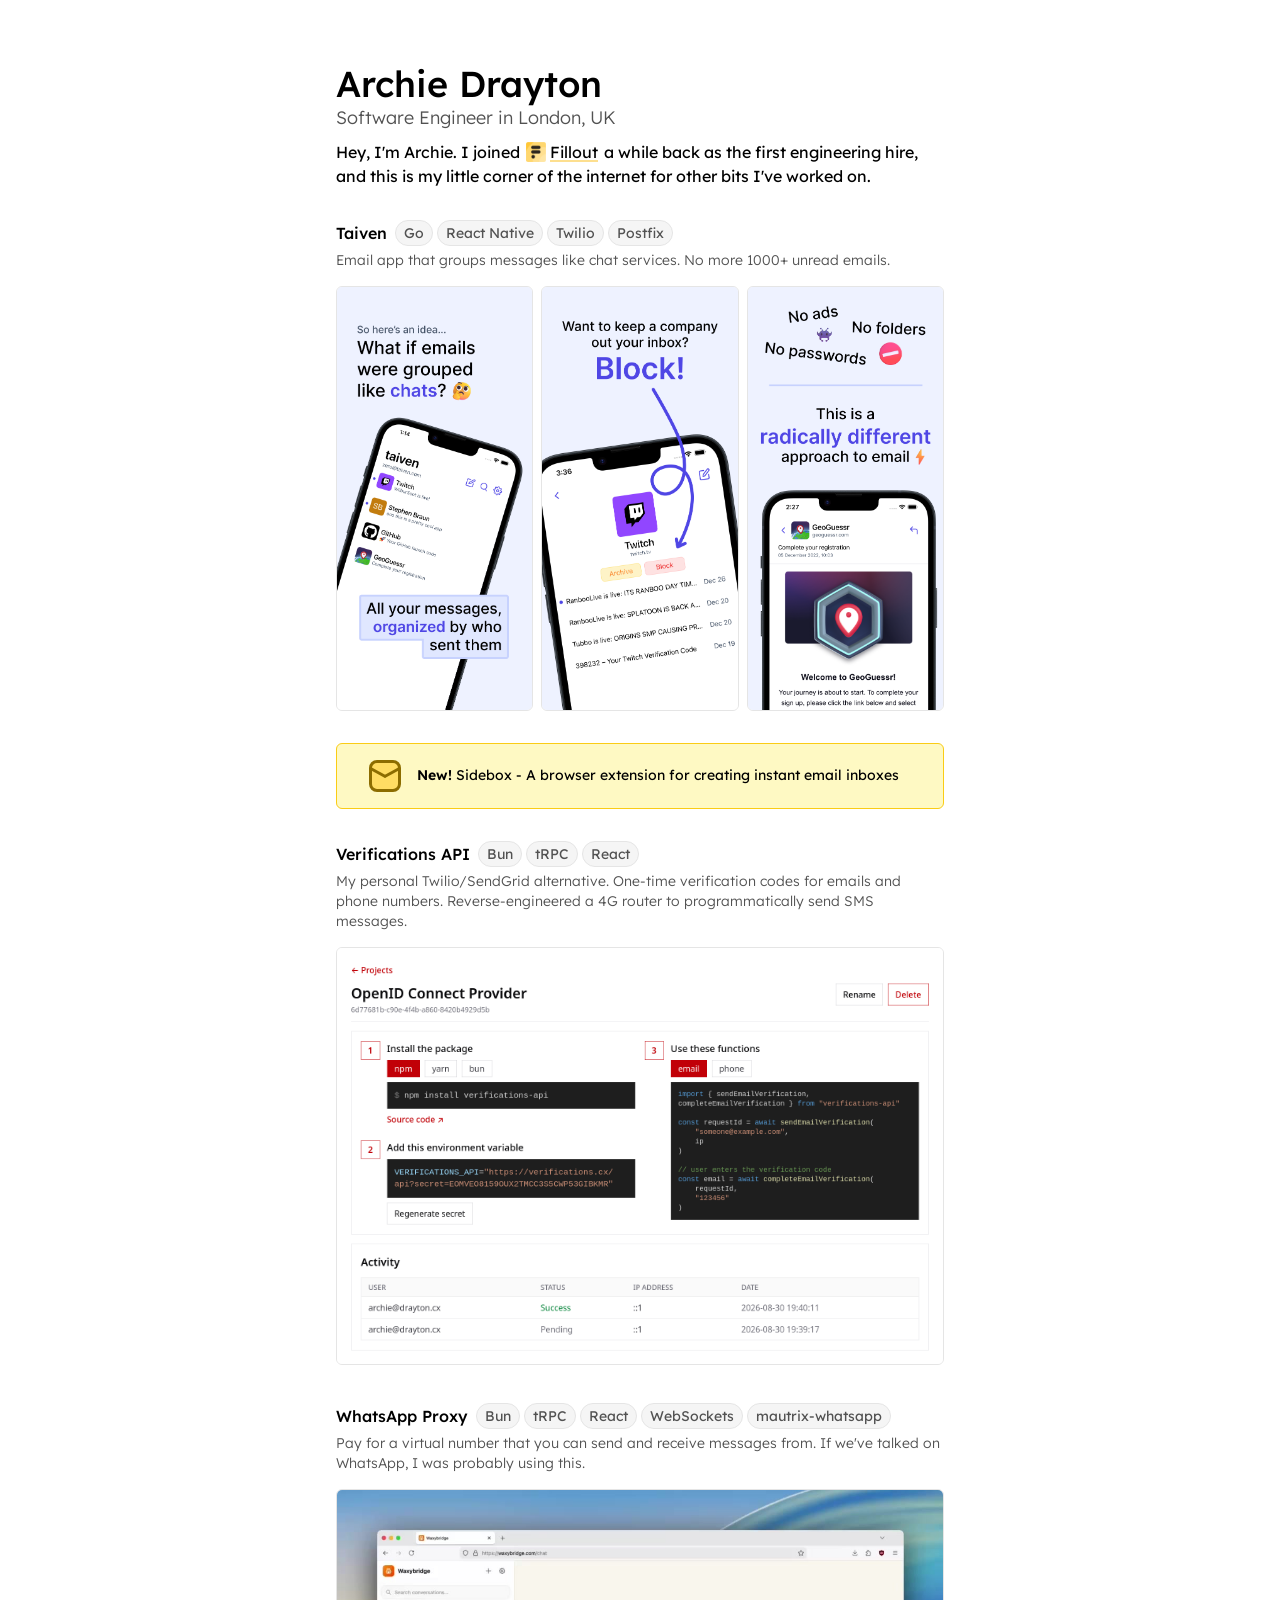
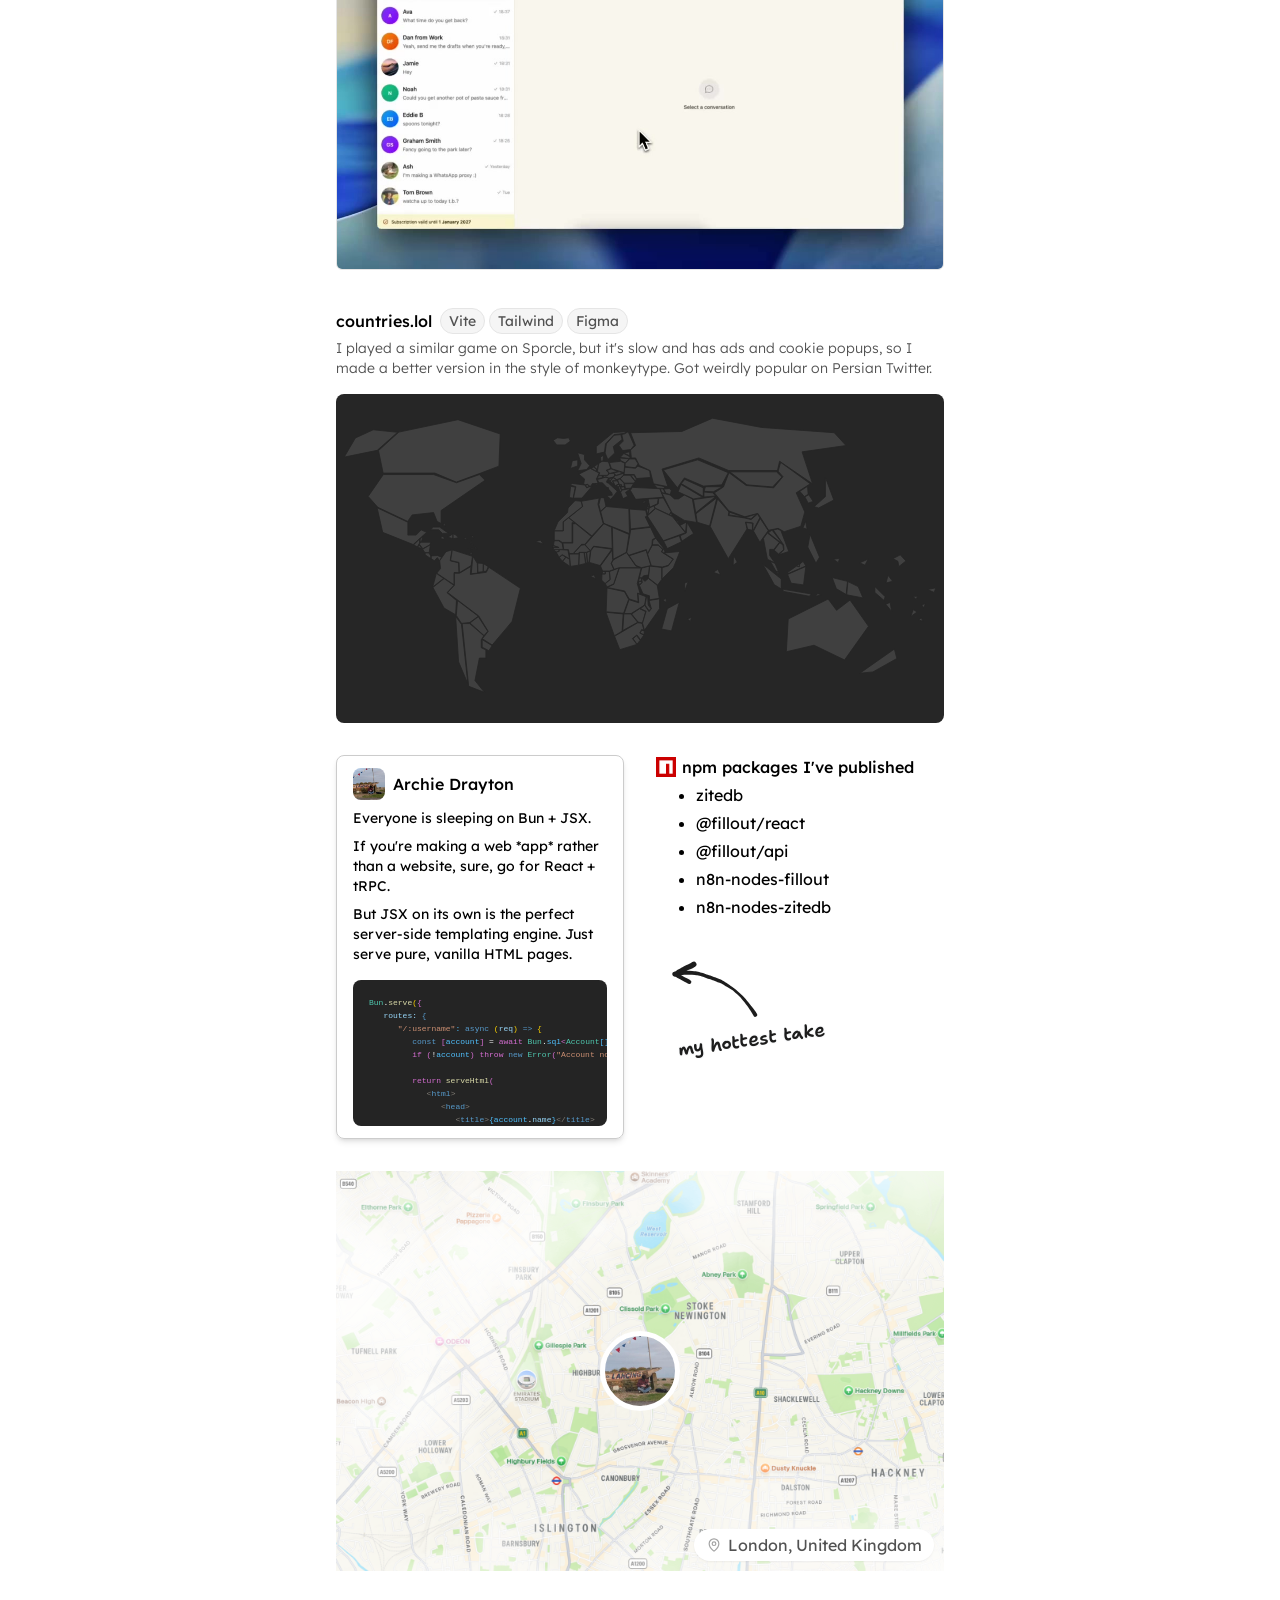
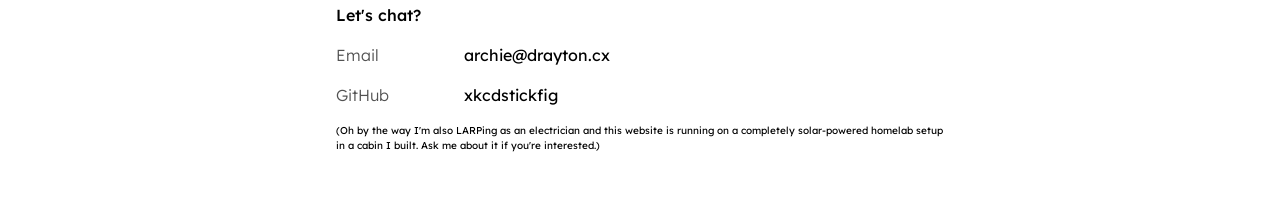
<file: index.html>
<!DOCTYPE html>
<html>

<head>
    <title>Archie Drayton</title>
    <link rel="stylesheet" href="style.css" />
    <link rel="preconnect" href="https://fonts.googleapis.com" />
    <link rel="preconnect" href="https://fonts.gstatic.com" crossorigin />
    <link href="https://fonts.googleapis.com/css2?family=Lexend:wght@100..900&display=swap" rel="stylesheet" />
    <meta name="viewport" content="width=device-width" />
</head>

<body>
    <main>
        <div>
            <h1>Archie Drayton</h1>
            <p class="subtitle">Software Engineer in London, UK</p>
            <p class="intro">Hey, I'm Archie. I joined
                <a href="https://fillout.com" class="tag"><img src="./images/fillout.png" /> <span>Fillout</span></a>
                a while back as the first engineering hire, and this is my little corner of the internet for other bits
                I've worked on.
            </p>
        </div>

        <a class="project" href="https://sidebox.net/taiven">
            <div class="title-row">
                <h2>Taiven</h2>
                <div class="tags">
                    <span>Go</span>
                    <span>React Native</span>
                    <span>Twilio</span>
                    <span>Postfix</span>
                </div>
            </div>

            <p class="description">Email app that groups messages like chat services. No more 1000+ unread emails.
            </p>

            <div class="multi-images">
                <img src="images/taiven1.png" width="256" height="554" />
                <img src="images/taiven2.png" width="256" height="554" />
                <img src="images/taiven3.png" width="256" height="554" />
            </div>
        </a>

        <a class="sb-banner" href="https://sidebox.net/?ref=pw26" title="I use this every single day of my life">
            <img
                src="[data-uri]" />
            <p><strong>New!</strong> Sidebox - A browser extension for creating instant email inboxes</p>
        </a>

        <a class="project">
            <div class="title-row">
                <h2>Verifications API</h2>
                <div class="tags">
                    <span>Bun</span>
                    <span>tRPC</span>
                    <span>React</span>
                </div>
            </div>

            <p class="description">My personal Twilio/SendGrid alternative. One-time verification codes for emails and phone numbers. Reverse-engineered a 4G router to programmatically send SMS messages.</p>

            <img src="images/verifications.png" width="1536" height="1056" class="main-image" />
        </a>

        <a class="project">
            <div class="title-row">
                <h2>WhatsApp Proxy</h2>

                <div class="tags">
                    <span>Bun</span>
                    <span>tRPC</span>
                    <span>React</span>
                    <span>WebSockets</span>
                    <span>mautrix-whatsapp</span>
                </div>
            </div>

            <p class="description">Pay for a virtual number that you can send and receive messages from. If we've talked on WhatsApp, I was probably using this.</p>

            <video src="images/whatsapp.mp4" poster="images/whatsapp.jpg" width="1152" height="720" class="main-image" autoplay muted loop></video>
        </a>

        <a class="project" href="countries/">
            <div class="title-row">
                <h2>countries.lol</h2>
                <div class="tags">
                    <span>Vite</span>
                    <span>Tailwind</span>
                    <span>Figma</span>
                </div>
            </div>

            <p class="description">I played a similar game on Sporcle, but it's slow and has ads and cookie popups, so I made a better version in the style of monkeytype. Got weirdly popular on Persian Twitter.</p>

            <div class="game">
                <svg viewBox="0 0 1408 653" fill="none" xmlns="http://www.w3.org/2000/svg">
                    <path id="IS" d="M534.5 47L538.5 55L526 64H506L497.5 53L507.5 47L522.5 48.5L534.5 47Z" />
                    <path id="CA" d="M82 77.5L130.5 33.5L271 4L371.5 38L368.5 114.5L325.5 131L267 152.5L216 131H93L82 77.5Z" />
                    <path id="US-Alaska" d="M69.5 28L127.5 34L79 77L0.5 93L27 47.5L69.5 28Z" />
                    <path id="US" d="M93.5 134.5H213L267.5 154L322 134.5L335.5 148L231 220V251L221.5 246L213 225L162 230.5L151.5 246L80.5 212.5L57.5 186.5L93.5 134.5Z" />
                    <path id="MX" d="M78.6987 213.5L152 248V278.5H171.5L183.5 266L196.5 272L164.5 301L92 272L78.6987 213.5Z" />
                    <path id="GT" d="M180 287.5V297L174.5 306.5L165.5 302L180 287.5Z" />
                    <path id="BZ" d="M181 287.5L187.5 282L185 292.5L181 295.5V287.5Z" />
                    <path id="HN" d="M182.5 295.357H206L205 301.357L187.5 310.857L179 299.857L182.5 295.357Z" />
                    <path id="SV" d="M178.5 302.5L185.5 309.5L175 308L178.5 302.5Z" />
                    <path id="NI" d="M205.5 301.5L202.5 320.5H192.5L187 312L205.5 301.5Z" />
                    <path id="CR" d="M193 321H202L206.5 328V334.5L193 325.5V321Z" />
                    <path id="PA" d="M207.5 328L222.5 327L232.5 331.5L227 339.5L222 332L215 339.5L207.5 335V328Z" />
                    <path id="CO" d="M242.5 318L257 313.5L252.5 339.5L272.5 344.5L273.5 368L262 367.5V397L220.5 369L229.5 358L227.5 339.5L242.5 318Z" />
                    <path id="VE" d="M273.5 343.5L253.5 339L257.5 313.5L305.5 329L302.5 351L274.5 368L273.5 343.5Z" />
                    <path id="GY" d="M306.5 329L317 345.5L318 369L302.5 370.5L306.5 329Z" />
                    <path id="SR" d="M318 345L331 346V365.5L318.5 367L318 345Z" />
                    <path id="FR-Guyana" d="M332 346.5L343 353.5L338.5 364.5L331.5 365L332 346.5Z" />
                    <path id="EC" d="M219.5 369.5L237 381.5L211 402L219.5 369.5Z" />
                    <path id="PE" d="M238 382L261.5 398L245 415.5L267.5 434L265.5 468L238 452L211.5 403L238 382Z" />
                    <path id="BO" d="M270 434L319.5 471.5L299 486.5L279.5 488.5L267 469.5L270 434Z" />
                    <path id="PY" d="M319.5 472.5L342 507.5L333 517.5L299.5 487.5L319.5 472.5Z" />
                    <path id="UY" d="M328.5 527L352.5 541.5L344.5 553.5L328.5 545V527Z" />
                    <path id="BR" d="M344.5 355L419.5 405L400 483.5L352.5 540L329 525L343 507.5L320.5 471L246.5 415L262.5 398V369H275L302 353L300.5 372L338.5 367L344.5 355Z" />
                    <path id="CL" d="M265.5 472L279.5 491L294.5 632L272.5 580L265.5 472Z" />
                    <path id="AR" d="M281 489H299L332.5 518L326.5 527.5V546.5L337.5 551.5V571H322L311.5 624.5L334 652.5L296.5 638L281 489Z" />
                    <path id="GB" d="M555.5 82.5L572 87V99.5L584.5 113.5L577 122.5L555.5 125.5L564 108.5L555.5 82.5Z" />
                    <path id="IE" d="M556 99.5V114L538.5 120L543 101.5L556 99.5Z" />
                    <path id="PT" d="M550 164.5L545 191L536 189L539 162.5L550 164.5Z" />
                    <path id="ES" d="M545.699 190.5L551.5 163.5L538.5 159.5L542.5 155.5L573 159.5L577.5 166.5L582.5 163.5H589L566 190.5H545.699Z" />
                    <path id="FR" d="M586 120L607 131L600.5 145L604.5 156H590.5L587.5 162H583.5L579.5 157.5L575 159L570 157.5L572 145L558.5 133.5L586 120Z" />
                    <path id="AD" d="M579 158.5L583 162.5L577.5 165.5L574.5 160L579 158.5Z" />
                    <path id="MC" d="M597 157H603.5L601.5 159.5L597 157Z" />
                    <path id="IT" d="M623 140.5L629.5 143.5L624.5 150.5L625.5 151.5V154H628L650 174L643.5 183L634.5 193.5L624.5 184.5L638 183.5L637 178L628.5 168.5V165.5H625.5L614.5 154H606.5L602.5 146.5L623 140.5Z" />
                    <path id="VA" d="M625 166H628V169L625 166Z" />
                    <path id="SM" d="M626 151L628.5 153.5H626V151Z" />
                    <path id="BE" d="M601 123L598.5 126L587.5 119.5L594 116.5L601 123Z" />
                    <path id="NL" d="M605 108.5L602.5 122.5L594.5 116L605 108.5Z" />
                    <path id="LU" d="M602.5 123L602 127L599.5 126L602.5 123Z" />
                    <path id="CH" d="M613.5 137L615.5 142L602.5 144L605 137.5L613.5 137Z" />
                    <path id="DE" d="M608.5 130.5L602.5 127.5L606 108L614 103L629 104L634.5 120L623.5 124.5L630 131L627 136.5H605.5L608.5 130.5Z" />
                    <path id="DK" d="M617.5 88.5L616 102L611 103L610 93L617.5 88.5Z" />
                    <path id="SE" d="M661.5 51L640.5 68L644 83L627.5 99L621 83L624 61.5L642.5 41L658.5 39.5L661.5 51Z" />
                    <path id="NO" d="M600 68L640.5 34.5L675 32L665 37L642.5 39.5L622 61.5L619.5 81L600 85.5V68Z" />
                    <path id="FI" d="M682 75L662.5 77.5L654 65L664 55L660.5 39L667.5 37.5L676 32.5L690 65L682 75Z" />
                    <path id="EE" d="M679.5 80.5V90L665 83L679.5 80.5Z" />
                    <path id="LV" d="M677.5 90.5L682 96.5L656.5 94L665.5 84.5L677.5 90.5Z" />
                    <path id="LT" d="M678.5 97L669 107L657.5 101L656 95L678.5 97Z" />
                    <path id="PL" d="M658 103L668 107.5L666 130L636 120.5L631 106L658 103Z" />
                    <path id="BY" d="M679.5 97.5H692.5L699.5 109L693 118.5L668.5 115.5V108L679.5 97.5Z" />
                    <path id="UA" d="M693 119.5L699 114.5L727 125L729 141.5L695.5 144L690.5 134.5H666L668 117L693 119.5Z" />
                    <path id="MD" d="M689 135.5L695.5 145.5L692 149L682 136L689 135.5Z" />
                    <path id="RO" d="M680.5 136L692.5 151L689 155H667L657 144.5L665.5 136H680.5Z" />
                    <path id="CZ" d="M651.5 127L632 132L625.5 125L635 121L651.5 127Z" />
                    <path id="SK" d="M654.5 127.5L664.5 131L647 136.5L641 131L654.5 127.5Z" />
                    <path id="LI" d="M616.5 137L616 141.5L614 137H616.5Z" />
                    <path id="AT" d="M627 137L630.5 132.5L641 131.5L644.5 135.5L641 140.5L630 143L623 140L616.5 141.5L617 137H627Z" />
                    <path id="HU" d="M645 136.5L647.5 137L663.5 132L665.5 135L656.5 144L648.5 146.5L641 141.5L645 136.5Z" />
                    <path id="SI" d="M639 142L632.5 150L629.5 145L639 142Z" />
                    <path id="HR" d="M638.5 149.5L642.5 158L633 150.5L640 142L650.5 149L638.5 149.5Z" />
                    <path id="BA" d="M650.5 149.5L653.5 157L645 161L639.5 150L650.5 149.5Z" />
                    <path id="ME" d="M653 158L656 161.5L652 164L648.5 160.5L653 158Z" />
                    <path id="RS" d="M656 145L666 155L666.5 163L660 163.5L660.5 159L655 158.5L650.5 147L656 145Z" />
                    <path id="XK" d="M660 159.5L659.5 164L655 159L660 159.5Z" />
                    <path id="AL" d="M656 162.5L660 172L657 177L653 164.5L656 162.5Z" />
                    <path id="MK" d="M666.5 163.5L668.5 168.5L660.5 171L658 164.5L666.5 163.5Z" />
                    <path id="BG" d="M689 156L682 167L669.5 167.5L667 156.5L689 156Z" />
                    <path id="GR" d="M682.5 167.5L669.5 177L675 186L663.5 192L658 177L661 171.5L682.5 167.5Z" />
                    <path id="TR" d="M686 165L751 168L759.5 188.5L693.5 193.5L681 172L686 165Z" />
                    <path id="CY" d="M717.5 196L714.5 202.5L709.5 200.5L717.5 196Z" />
                    <path id="MT" d="M631.5 193.9L634.5 196.9L629 195.9L631.5 193.9Z" />
                    <path id="GE" d="M737 158L759 162.5L765.5 168L745.5 167L737 158Z" />
                    <path id="AM" d="M759.5 168.5L764 179.5L756 177.5L752 168.5H759.5Z" />
                    <path id="AZ" d="M774 167.5L778.5 172.5L776 182L766 179.5L760.5 169L774 167.5Z" />
                    <path id="SY" d="M747.5 191.5L745.5 204L727 212.5L723.5 192.5L747.5 191.5Z" />
                    <path id="IQ" d="M747.5 204L748.5 191L759.5 190L778 223L773.5 230L740 214.5L738 209.5L747.5 204Z" />
                    <path id="IR" d="M775.5 183L786 192.5H795.5L809.5 183L828.5 192.5L838.5 248.5L809.5 243.5L780 225.5L756 178.5L775.5 183Z" />
                    <path id="KW" d="M778.5 224L780.5 233L774 230.5L778.5 224Z" />
                    <path id="LB" d="M724.5 203L726 212.5L723 208.5L724.5 203Z" />
                    <path id="IL" d="M725.5 213L721.5 231L719 219L725.5 213Z" />
                    <path id="PS" d="M725 212.5L719.5 217.5L722.5 209L725 212.5Z" />
                    <path id="JO" d="M726 214L737 209L739.5 215.5L723 230L726 214Z" />
                    <path id="SA" d="M741 215.5L781 234.5L812 273L759.5 292L721.5 233L741 215.5Z" />
                    <path id="AE" d="M814.5 247.5L812.5 272L799 255.5L814.5 247.5Z" />
                    <path id="OM" d="M831.5 274.5L803.5 293L799.5 280L814 273.5L816 248.5L831.5 274.5Z" />
                    <path id="YE" d="M797.5 280L802.5 294.5L769 310.5L760 293L797.5 280Z" />
                    <path id="QA" d="M794.5 241L795.5 251.5L792 247.5L794.5 241Z" />
                    <path id="BH" d="M793.5 241L792 244.5L789.5 242L793.5 241Z" />
                    <path id="AF" d="M884.5 186.5L836.5 225.5L831 194L884.5 186.5Z" />
                    <path id="TM" d="M853.5 189L831.5 192.5L794.5 175.5L801.5 158L853.5 189Z" />
                    <path id="UZ" d="M810.5 146L854.5 166V186.5L802 156L810.5 146Z" />
                    <path id="TJ" d="M877.5 178L883.5 185.5L856 188V176L877.5 178Z" />
                    <path id="KG" d="M900 163.5L878.5 175.5L856.5 174.5L859.5 163.5H900Z" />
                    <path id="KZ" d="M914 130L898.5 159L855 162L809.5 142.5L793 166L759.5 123.5L841 99.5L914 130Z" />
                    <path id="RU" d="M770.5 163.5L736 156.5L728 125L702.5 113L693.5 95H683.5L681.5 76L693.5 65.5L681.5 35L803.5 32L876.5 0.5L993.5 22.5L1166 35L1194 65.5L1089.5 80.5L1114.5 156.5L1036 103L1031 125H915L844 95L756.5 121.5L770.5 163.5Z" />
                    <path id="JP" d="M1165 195L1129 214L1118 211L1145 187V141.5L1165 195Z" />
                    <path id="KR" d="M1105.5 182.5L1116 198.5L1104 202.5L1096 187.5L1105.5 182.5Z" />
                    <path id="KP" d="M1102.5 162.5L1104 181.5L1095 187L1084 174.5L1102.5 162.5Z" />
                    <path id="MN" d="M1028.5 128L1041.5 140.5L1019.5 164L958.5 159L917.5 128H1028.5Z" />
                    <path id="CN" d="M902.5 164L915.5 130L956.5 160.5L1022 166L1044 139.5L1032.5 126.5L1038.5 105.5L1109 156.5L1075.5 178L1096 223.5L1086.5 257.5L1047 270.5L1032.5 262.5L1010 267L984.5 227L953.5 235L915.5 221L881 178L902.5 164Z" />
                    <path id="TW" d="M1098 245.5L1101.5 264.5L1091.5 261.5L1098 245.5Z" />
                    <path id="PH" d="M1131 331L1122.5 345.5L1103 307L1108.5 276.5L1131 331Z" />
                    <path id="PK" d="M837 228L887 189.5L869.5 257L840 248L837 228Z" />
                    <path id="IN" d="M951.5 237.5L968.5 241.5L983.5 228.5L989 237.5L972 269.5L973 250L955 247.5L958.5 264L914 334.5L871 258L888.5 192.5L915.5 223.5L914 232L951.5 237.5Z" />
                    <path id="NP" d="M952 236L915.5 230.5L917 224L952 236Z" />
                    <path id="BT" d="M981 228.5L968 240L954 236.5L981 228.5Z" />
                    <path id="BD" d="M971.5 250.5V267L960 264.5L956 248.5L971.5 250.5Z" />
                    <path id="LK" d="M926.5 327L935.5 343L925.5 350.5L926.5 327Z" />
                    <path id="MM" d="M990 239L1009 268L989 295.5L974 269L990 239Z" />
                    <path id="TH" d="M1007 273.5L1035.5 295.5L1022.5 312.5H1012.5V327L1025 345L1007 336L997.5 286.5L1007 273.5Z" />
                    <path id="LA" d="M1018 266.5L1044 300.5L1009 273L1018 266.5Z" />
                    <path id="KH" d="M1036.5 296.5L1044 302L1045.5 313.5L1033.5 323.5L1023 314.5L1036.5 296.5Z" />
                    <path id="VN" d="M1039 267.5L1058 317.5L1034 325.5L1046.5 313.5L1045.5 301.5L1021 266.5L1031.5 264L1039 267.5Z" />
                    <path id="MY-West" d="M1025.5 346L1034 367L1027 364L1014 340.5L1025.5 346Z" />
                    <path id="MY-East" d="M1055.5 370.5V367L1076.5 352L1083 354L1084 347L1092 341L1098.5 352L1055.5 370.5Z" />
                    <path id="SG" d="M1034 367.5L1033.5 371L1027.5 365L1034 367.5Z" />
                    <path id="ID-Sumatra" d="M996.5 348L1040 383V406.5L1023.5 396.5L996.5 348Z" />
                    <path id="ID-Java" d="M1042.5 407L1111.5 418.5L1107 424L1045.5 412.5L1042.5 407Z" />
                    <path id="ID-Borneo" d="M1098.5 353L1093 397L1063.5 393L1055 372L1098.5 353Z" />
                    <path id="ID-New Guinea" d="M1197.5 388.5L1194.5 420L1171 406L1161 379.5L1197.5 388.5Z" />
                    <path id="TL" d="M1135 420.5L1126.5 417.5L1121 424.5L1135 420.5Z" />
                    <path id="BN" d="M1083.5 346.5L1082.5 353.5L1076.5 351.5L1083.5 346.5Z" />
                    <path id="PG" d="M1198.5 389L1223 401L1234.5 428L1195.5 420.5L1198.5 389Z" />
                    <path id="AU" d="M1171.5 457.5L1203.5 433L1247.5 495.5L1190.5 575.5L1118 540.5L1052 556L1056.5 478L1151.5 430.5L1171.5 457.5Z" />
                    <path id="NZ" d="M1309 549.5L1315 572L1258 604L1227 607L1309 549.5Z" />
                    <path id="FJ" d="M1354 455.5L1363 461.5L1348 472L1354 455.5Z" />
                    <path id="TO" d="M1373 475L1377 483.5L1367 480.5L1373 475Z" />
                    <path id="TV" d="M1364 424L1361 431.5L1353 424H1364Z" />
                    <path id="WS" d="M1382.5 441.5L1379.5 452L1374 444.5L1382.5 441.5Z" />
                    <path id="KI" d="M1407.5 404L1404 415L1387.5 408L1407.5 404Z" />
                    <path id="FM" d="M1247 335.5L1239 350L1226.5 344.5L1247 335.5Z" />
                    <path id="PW" d="M1179 333.5L1175.5 344L1164 336L1179 333.5Z" />
                    <path id="NR" d="M1294 374L1305 388.5L1289 392.5L1294 374Z" />
                    <path id="VU" d="M1299 438.5L1302.5 460L1288.5 443L1299 438.5Z" />
                    <path id="SB" d="M1262.5 400.5L1287 425L1284.5 434L1262.5 415V400.5Z" />
                    <path id="MH" d="M1336.5 340L1319.5 353.5L1317.5 341L1305.5 334.5L1323 325.5L1336.5 340Z" />
                    <path id="MV" d="M889 360L896 373.5L878.5 367L889 360Z" />
                    <path id="SC" d="M818.5 389.5L810 412.5V392.5L818.5 389.5Z" />
                    <path id="MG" d="M797.5 438L779 506.5L755.5 502L769 453.5L797.5 438Z" />
                    <path id="MU" d="M826.5 474L824 484L817 478L826.5 474Z" />
                    <path id="KM" d="M765.5 428.5L767 439L758.5 433.5L765.5 428.5Z" />
                    <path id="SZ" d="M708 504L714.5 507L713.5 515.5L704.5 511.5L708 504Z" />
                    <path id="LS" d="M695.5 517.5L704.5 528.5L697 538L687.5 525L695.5 517.5Z" />
                    <path id="ZA" d="M696.5 538.5L656 551L643.5 519L698.5 487L709 488L713.5 505.5L708 503L703.5 511.5L713 516.5L705.5 527.5L696.5 516L686 524.5L696.5 538.5Z" />
                    <path id="NA" d="M661.5 507L643 518L623 462L664 466L661.5 507Z" />
                    <path id="AO" d="M677 431.5L665 464.5L623.5 461L625.5 404L667 413L677 431.5Z" />
                    <path id="BW" d="M665.5 466H682.5L698.5 486L663 505.5L665.5 466Z" />
                    <path id="ZW" d="M703 453.5L717.5 460.5L710 487.5L699.5 485.5L684 466L703 453.5Z" />
                    <path id="ZM" d="M683 465H666.5L678 432L701 439.5L699 417.5L718.5 425L715 445L683 465Z" />
                    <path id="MZ" d="M710 488L718.5 459.5L705 453.5L715 445.5L725.5 460.5L731 453.5L725.5 434L750.5 430V453.5L714.5 505L710 488Z" />
                    <path id="MW" d="M722.5 427.5L723.5 445L730 453.5L725.5 458.5L716 445L719.5 425.5L722.5 427.5Z" />
                    <path id="TZ" d="M745 398L750 429L726.5 432.5V423L711 418L702.5 398L709 391.5L708 380.5L715.5 388.5L724 381.5L745 398Z" />
                    <path id="KE" d="M756 383.5L746 397.5L724 380.5L727 352L756 355.5V383.5Z" />
                    <path id="BI" d="M708 391L703 397L700 390L708 388V391Z" />
                    <path id="RW" d="M707.5 380.5V387.5L700 389L702.5 380.5H707.5Z" />
                    <path id="UG" d="M726.5 352L724 373.5L712.5 375.5L708.5 380H702.5L708 357L726.5 352Z" />
                    <path id="CD" d="M698 416.5L699.5 437L678.5 430.5L667.5 411.5L625.5 403L641.5 395.5L655 356.5H707L697.5 393.5L704.5 418.5L698 416.5Z" />
                    <path id="CG" d="M654 356.5L641.5 394.5L625.5 402L621.5 394L633 384.5L631.5 365L654 356.5Z" />
                    <path id="GA" d="M632.5 384L621 393.5L613 386L613.5 371H621.5V365H631L632.5 384Z" />
                    <path id="GQ" d="M621 365V370.5H613.5L615.5 365H621Z" />
                    <path id="CM" d="M631 364H615L610 352L637.5 314.5L639.5 337.5L635.5 346L642 360.5L631 364Z" />
                    <path id="CF" d="M636 345.5L640.5 337.5L672 320L694 352L706.5 356H654.5L642.5 360L636 345.5Z" />
                    <path id="SS" d="M718.5 314.5L730 351L707.5 356L694.5 351L678 327.5L718.5 314.5Z" />
                    <path id="ET" d="M722 323.5L733.5 302.5H747L758 312.5L755 318.5L782.5 336L771.5 350.5L757 354.5L731 351.5L722 323.5Z" />
                    <path id="SO" d="M783.5 356L756.5 383V356L771.5 351.5L783.5 335.5L761 321L799 317.5L783.5 356Z" />
                    <path id="DJ" d="M760.5 310.5L764 320L759.5 320.5L756 318L760.5 310.5Z" />
                    <path id="ER" d="M734.5 291L741.5 286L760 310L758.5 312L747 301.5H733.5L734.5 291Z" />
                    <path id="SD" d="M732.5 302L722 322.5L719 313L677.5 326.5L672.5 319.5L682 265.5L729 260L741 285.5L733.5 289L732.5 302Z" />
                    <path id="EG" d="M716.5 235L728 258.5L681.5 264L679 216.5L717.5 219.5L721 234L716.5 235Z" />
                    <path id="TD" d="M678 277L671.5 319.5L640 336L638 260L678 277Z" />
                    <path id="LY" d="M677.5 215.5L679 275L617.5 250.5L610.5 223L623.5 210.5L677.5 215.5Z" />
                    <path id="TN" d="M606 206L610 189.5H618.5L623 210L610 222L606 206Z" />
                    <path id="DZ" d="M604 205L616.5 251.5L589.5 280.5L534.5 237L567.5 210.5L564.5 198L607 190.5L604 205Z" />
                    <path id="NE" d="M618 251.5L636.5 260L638 310.5L593.5 305L586 315.5L573.5 301.5L618 251.5Z" />
                    <path id="NG" d="M637 312L609 351L583.5 343.5L587 316L594 306L637 312Z" />
                    <path id="BJ" d="M586 316L582.5 343.5H579L577 320L586 316Z" />
                    <path id="TG" d="M576.5 320L578.5 344L575 345.5L571.5 320H576.5Z" />
                    <path id="GH" d="M571 320L574.5 346L558.5 350L559.5 320H571Z" />
                    <path id="BF" d="M572.5 301.5L585.5 315.5L576.5 319.5H559V323H548L547.5 320.5L564 302.5L572.5 301.5Z" />
                    <path id="CI" d="M559 323.5L558 350L538.5 353L536 323.5H559Z" />
                    <path id="LR" d="M536.5 336L537.5 353L520 341L528 331L536.5 336Z" />
                    <path id="SL" d="M527.5 330.5L519.5 340.5L512 332L519 326L527.5 330.5Z" />
                    <path id="GN" d="M536.5 335L519 325L511.5 331L504.5 319L511.5 317.5V313L532.5 314L536.5 335Z" />
                    <path id="GW" d="M511 313V317L504.5 318.5L498.5 313H511Z" />
                    <path id="SN" d="M519 298L521.5 312.5H498V308H511.5L498 303.5L500 292H510.5L519 298Z" />
                    <path id="GM" d="M497 303.5L508.5 307.5H497V303.5Z" />
                    <path id="ML" d="M551.5 251.5L588.5 282L573 300.5H565L545 322.5H536L533.5 313H522.5L520.5 297.5H544V251.5H551.5Z" />
                    <path id="MR" d="M542.5 249V296H519L511.5 291H500V268.5H521.5V247L534 237.5L549 249H542.5Z" />
                    <path id="MA" d="M567 210.5L564 198L549.5 196.5L533 214L531.5 225L509 247L500 268H521V247L567 210.5Z" />
                    <path id="CV" d="M467 290.5L474.5 299.5L454.5 294.5L467 290.5Z" />
                    <path id="ST" d="M595 373L598.5 382.5L586 376.5L595 373Z" />
                    <path id="CU" d="M227.5 259.5L249 274.5H234L225.5 266H205.5L212.5 259.5H227.5Z" />
                    <path id="JM" d="M237 283L239.5 287.5H231.5L230.5 281L237 283Z" />
                    <path id="HT" d="M259 275.5V287L247 283.5L259 275.5Z" />
                    <path id="DO" d="M272 285L259.5 287V275.5L266.5 278.5L272 285Z" />
                    <path id="DM" d="M301.5 291.25L303.5 296L300.5 295.75L301.5 291.25Z" />
                    <path id="TT" d="M303 318.5L305 324L298 325L303 318.5Z" />
                    <path id="VC" d="M305 308.5V312L301.268 311.75L305 308.5Z" />
                    <path id="LC" d="M302 300L306 304L307 301.5L302 300Z" />
                    <path id="KN" d="M288.5 283.5L292.5 289.5L285.5 287L288.5 283.5Z" />
                    <path id="GD" d="M298 311.5L299.5 316L295 311.5H298Z" />
                    <path id="BB" d="M313 306L316.5 312L311.5 309.5L313 306Z" />
                    <path id="BS" d="M240.5 250.5V257.5L235 254L240.5 250.5Z" />
                    <path id="AG" d="M307.5 280.5L308.5 286L301.5 280.5H307.5Z" />
                </svg>
            </div>

            <script>
                document.body.onmousemove = event => {
                    document.querySelectorAll(".game path").forEach(path => {
                        const rect = path.getBoundingClientRect()
                        const threshold = 50
                        const inTop = event.clientY > rect.top - threshold
                        const inBottom = event.clientY < rect.bottom + threshold
                        const inLeft = event.clientX > rect.left - threshold
                        const inRight = event.clientX < rect.right + threshold

                        const centerX = rect.right - rect.width / 2
                        const centerY = rect.bottom - rect.height / 2
                        const pushUp = centerY < event.clientY
                        const pushLeft = centerX < event.clientX

                        if (inTop && inBottom && inLeft && inRight) {
                            path.style.transform = `translateX(${pushLeft ? -15 : 15}px) translateY(${pushUp ? -15 : 15}px)`
                        } else {
                            path.style.transform = ""
                        }
                    })
                }
            </script>
        </a>

        <section class="split">
            <a class="post" href="https://github.com/xkcdstickfig/bun-jsx">
                <h2><img src="images/me.jpg" /> Archie Drayton</h2>
                <p>Everyone is sleeping on Bun + JSX.</p>
                <p>If you're making a web *app* rather than a website, sure, go for React + tRPC.</p>
                <p>But JSX on its own is the perfect server-side templating engine. Just serve pure, vanilla HTML pages.</p>
                <code></code>
                <script>
                    const colours = {
                        G: "#4fc8af",
                        w: "white",
                        y: "#dbdba9",
                        Y: "#fed500",
                        p: "#d46dd0",
                        a: "#98d8fa",
                        b: "#50c0fe",
                        o: "#cd9073",
                        B: "#579acb",
                        g: "#7f7b74"
                    }

                    const code = `
GBun#w.#yserve#Y(#p{
    #aroutes: #B{
        #o"/:username"#b: #Basync #Y(#areq#Y) #B=> #Y{
            #Bconst #p[#baccount#p] #w= #pawait #GBun#w.#bsql#p<#GAccount#b[]#p>#o\`select * from account where username = #B\${#areq#w.#bparams#w.#ausername#B}#o\`
            #pif (#w!#baccount#p) throw #Bnew #GError#p(#o"Account not found!"#p)

            return #yserveHtml#p(
                #g<#Bhtml#g>
                    <#Bhead#g>
                        <#Btitle#g>#b{account#w.#aname#b}#g</#Btitle#g>`

                    document.querySelector("code").innerHTML = code.trim().split("#").map(part => {
                        const letter = part.at(0)
                        const text = part.slice(1).replaceAll("<", "&lt").replaceAll(">", "&gt;").replaceAll("    ", "   ")
                        return `<span style="color: ${colours[letter]}">${text}</span>`
                    }).join("")
                </script>
            </a>
            
            <div class="npm">
                <h2><img src="images/npm.png" /> npm packages I've published</h2>
                <ul>
                    <li><a href="https://www.npmjs.com/package/zitedb">zitedb</a></li>
                    <li><a href="https://github.com/fillout/react">@fillout/react</a></li>
                    <li><a href="https://github.com/fillout/api-client">@fillout/api</a></li>
                    <li><a href="https://www.npmjs.com/package/n8n-nodes-fillout">n8n-nodes-fillout</a></li>
                    <li><a href="https://www.npmjs.com/package/n8n-nodes-zitedb">n8n-nodes-zitedb</a></li>
                </ul>

                <img class="arrow" src="images/arrow.svg" width="238" height="162" />
            </div>
        </section>

        <section class="map">
            <div class="me"></div>
            <div class="clouds"></div>
            <div class="location">
                <svg xmlns="http://www.w3.org/2000/svg" width="16" height="16" viewBox="0 0 16 16" fill="none"><path d="M9.83335 6.66668C9.83335 7.6792 9.01254 8.50001 8.00002 8.50001C6.9875 8.50001 6.16669 7.6792 6.16669 6.66668C6.16669 5.65415 6.9875 4.83334 8.00002 4.83334C9.01254 4.83334 9.83335 5.65415 9.83335 6.66668Z" stroke="currentColor" stroke-width="1.2" stroke-linejoin="round"></path><path d="M12.8334 6.66668C12.8334 9.70315 10.1169 12.4556 8.75694 13.6432C8.31854 14.0261 7.6815 14.0261 7.2431 13.6432C5.88316 12.4556 3.16669 9.70315 3.16669 6.66668C3.16669 3.9973 5.33064 1.83334 8.00002 1.83334C10.6694 1.83334 12.8334 3.9973 12.8334 6.66668Z" stroke="currentColor" stroke-width="1.2" stroke-linejoin="round"></path></svg>
                London, United Kingdom
            </div>
        </section>

        <section class="contact">
            <h2>Let's chat?</h2>
            <div class="row">
                <p>Email</p>
                <p><a href="mailto:archie@drayton.cx">archie@drayton.cx</a></p>
            </div>
            <div class="row">
                <p>GitHub</p>
                <p><a href="https://github.com/xkcdstickfig">xkcdstickfig</a></p>
            </div>
        </section>

        <p style="margin-top: 16px; font-size: 10px;">(Oh by the way I'm also LARPing as an electrician and this website is running on a completely solar-powered homelab setup in a cabin I built. Ask me about it if you're interested.)</p>
    </main>
</body>

</html>
</file>
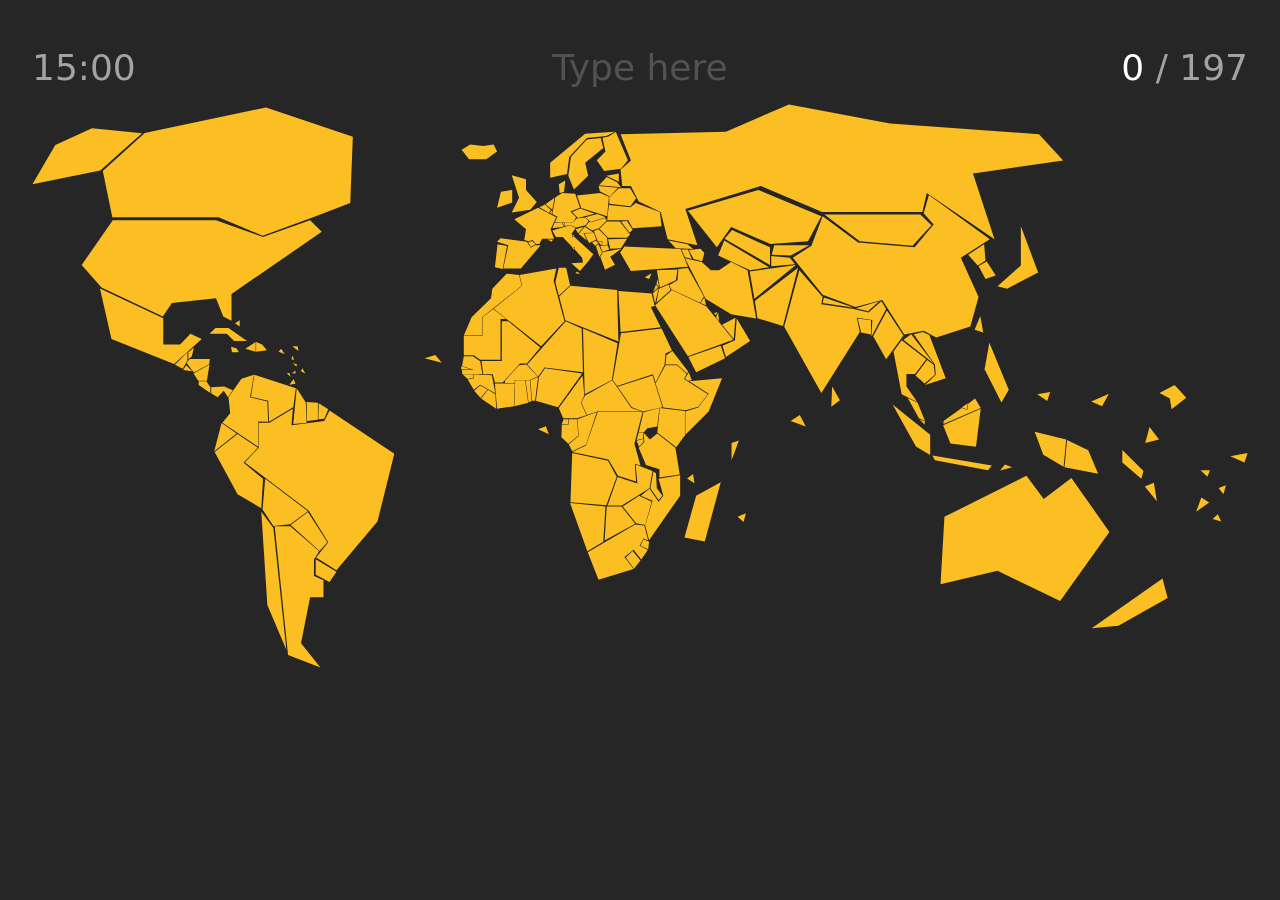
<file: countries/index.html>
<!DOCTYPE html>
<html lang="en">
	<head>
		<title>countries.lol</title>
		<meta charset="UTF-8" />
		<meta name="viewport" content="width=device-width, initial-scale=1.0" />
		<script type="module" crossorigin src="./assets/index-210ef08a.js"></script>
		<link rel="stylesheet" href="./assets/index-9016275f.css">
	</head>
	<body style="background: #262626">
		<div id="root"></div>
		
	</body>
</html>
</file>
<file: style.css>
* {
    box-sizing: border-box;
    margin: 0;
    font-family: Lexend, system-ui, -apple-system, BlinkMacSystemFont, 'Segoe UI', Roboto, Oxygen, Ubuntu, Cantarell, 'Open Sans', 'Helvetica Neue', sans-serif;
    font-weight: 400;
    line-height: 1.5;
}

a {
    text-decoration: none;
    color: inherit;
}

main {
    width: 100%;
    max-width: 672px;
    margin: 0 auto;
    padding: 64px 32px;
}

h1 {
    font-weight: 500;
    font-size: 36px;
    line-height: 40px;
}

h2 {
    font-size: inherit;
    font-weight: 500;
}

.subtitle {
    color: rgb(82, 82, 82);
    font-weight: 300;
    font-size: 18px;
    line-height: 28px;
}

.intro {
    margin-top: 8px;
}

.intro .tag {
    display: inline-flex;
    align-items: center;
    text-decoration: underline;
    text-decoration-thickness: 2px;
    text-underline-offset: 2px;
    text-decoration-color: #fddf8f;
    position: relative;
    padding-left: 24px;
    margin-left: 2px;
    margin-right: 2px;
}

.intro .tag:hover {
    opacity: 0.8;
}

.intro .tag img {
    width: 20px;
    height: 20px;
    position: absolute;
    left: 0;
    user-select: none;
}

.project {
    display: block;
    margin-top: 32px;
}

.title-row {
    display: flex;
    align-items: center;
}

.tags {
    margin-left: 8px;
    display: flex;
    overflow-x: auto;
}

.tags span {
    background: rgb(245, 245, 245);
    border: solid 1px rgb(229, 229, 229);
    border-radius: 999px;
    color: rgb(82, 82, 82);
    font-size: 14px;
    line-height: 20px;
    padding: 2px 8px;
    white-space: nowrap;
}

.tags span+span {
    margin-left: 4px;
}

.project .description {
    color: rgb(82, 82, 82);
    font-weight: 300;
    font-size: 14px;
    line-height: 20px;
    margin-top: 4px;
}

.project .main-image {
    width: 100%;
    height: auto;
    border: solid 1px rgb(229, 229, 229);
    border-radius: 6px;
    margin-top: 16px;
}

.multi-images {
    display: flex;
    gap: 8px;
    margin-top: 16px;
}

.multi-images img {
    min-width: 0;
    max-width: 100%;
    height: auto;
    border: solid 1px rgb(229, 229, 229);
    border-radius: 6px;
    transition: transform 0.2s;
}

.project:hover .multi-images img:nth-child(1) {
    transform: scale(1.05) rotate(-2deg) translateX(-15px);
}

.project:hover .multi-images img:nth-child(2) {
    transform: scale(0.95) translateX(-5px);
}

.project:hover .multi-images img:nth-child(3) {
    transform: scale(1.05) rotate(2deg) translateX(15px);
}

.sb-banner {
    display: flex;
    align-items: center;
    gap: 16px;
    padding: 16px 32px;
    background: rgb(254, 249, 195);
    border: solid 1px rgb(250, 204, 21);
    border-radius: 6px;
    font-size: 14px;
    line-height: 20px;
    margin-top: 32px;
}

.sb-banner img {
    width: 32px;
    height: 32px;
}

.sb-banner strong {
    font-weight: 600;
}

.game {
    background: #262626;
    padding: 24px 8px;
    margin-top: 16px;
    border-radius: 8px;
    transition: transform 0.2s;
}


.game:hover {
    transform: scale(1.02);
}

.game svg path {
    fill: #404040;
    /*fill: #fbbf24;*/
    transition-duration: 200ms;
    stroke: #262626;
    stroke-width: 2px;
}

.split {
    display: grid;
    grid-template-columns: 1fr 1fr;
    gap: 32px;
    margin-top: 32px;
}

@media screen and (max-width: 580px) {
    .split {
        grid-template-columns: 1fr;
    }

    .arrow {
        display: none;
    }
}

.post {
    box-shadow: 0 4px 6px -1px rgb(0 0 0 / 0.1), 0 2px 4px -2px rgb(0 0 0 / 0.1);
    border: solid 0.5px #ccc;
    padding: 12px 16px;
    border-radius: 8px;
    overflow: auto;
    transition: transform 0.2s;
}

.post:hover {
    transform: rotate(2deg) scale(1.05);
}

.post h2 {
    display: flex;
    align-items: center;
}

.post h2 img {
    width: 32px;
    height: 32px;
    margin-right: 8px;
    border-radius: 8px;
}

.post p {
    margin-top: 8px;
    font-size: 14px;
    line-height: 20px;
}

.post code {
    background: #242424;
    display: block;
    color: white;
    white-space: pre;
    overflow: auto;
    padding: 16px 16px 0;
    margin-top: 16px;
    font-size: 8px;
    border-radius: 8px;
    scrollbar-color: #464646 transparent;
    scrollbar-width: thin;
}

.post code span {
    font-family: monospace;
}

.npm h2 {
    display: flex;
    align-items: center;
}

.npm h2 img {
    width: 20px;
    height: 20px;
    margin-right: 6px;
}

.npm li {
    margin-top: 4px;
}

.npm li a:hover {
    text-decoration: underline;
    text-decoration-thickness: 2px;
    text-underline-offset: 2px;
}

.arrow {
    height: 120px;
    width: auto;
    margin-top: 32px;
    margin-left: 16px;
    user-select: none;
}

.map {
    height: 400px;
    background-image: url("images/map.png");
    background-size: cover;
    background-position: center;
    margin-top: 32px;
    position: relative;
    display: flex;
    align-items: center;
    justify-content: center;
}

.clouds {
    position: absolute;
    top: 0;
    left: 0;
    width: 100%;
    height: 100%;
    background-image: url("images/clouds.png");
    background-size: cover;
    background-position: center;
}

.me {
    width: 80px;
    height: 80px;
    background-image: url("images/me.jpg");
    background-size: cover;
    background-position: center;
    border-radius: 50%;
    border: solid 5px white;
}

.location {
    position: absolute;
    bottom: 10px;
    right: 10px;
    background: white;
    padding: 4px 12px;
    border-radius: 999px;
    box-shadow: 0 1px 2px 0 rgb(0 0 0 / 0.05);
    color: rgb(82, 82, 82);
    display: flex;
    align-items: center;
    user-select: none;
}

.location svg {
    width: 16px;
    height: 16px;
    margin-right: 6px;
    color: #a3a3a3;
}

.contact {
    margin-top: 32px;
}

.contact .row {
    display: flex;
    margin-top: 16px;
}

.contact .row p:first-child {
    width: 128px;
    flex-shrink: 0;
    color: rgb(82, 82, 82);
    font-weight: 300;
}
</file>
<file: countries/assets/index-9016275f.css>
*,:before,:after{box-sizing:border-box;border-width:0;border-style:solid;border-color:#e5e7eb}:before,:after{--tw-content: ""}html{line-height:1.5;-webkit-text-size-adjust:100%;-moz-tab-size:4;-o-tab-size:4;tab-size:4;font-family:ui-sans-serif,system-ui,-apple-system,BlinkMacSystemFont,Segoe UI,Roboto,Helvetica Neue,Arial,Noto Sans,sans-serif,"Apple Color Emoji","Segoe UI Emoji",Segoe UI Symbol,"Noto Color Emoji";font-feature-settings:normal}body{margin:0;line-height:inherit}hr{height:0;color:inherit;border-top-width:1px}abbr:where([title]){-webkit-text-decoration:underline dotted;text-decoration:underline dotted}h1,h2,h3,h4,h5,h6{font-size:inherit;font-weight:inherit}a{color:inherit;text-decoration:inherit}b,strong{font-weight:bolder}code,kbd,samp,pre{font-family:ui-monospace,SFMono-Regular,Menlo,Monaco,Consolas,Liberation Mono,Courier New,monospace;font-size:1em}small{font-size:80%}sub,sup{font-size:75%;line-height:0;position:relative;vertical-align:baseline}sub{bottom:-.25em}sup{top:-.5em}table{text-indent:0;border-color:inherit;border-collapse:collapse}button,input,optgroup,select,textarea{font-family:inherit;font-size:100%;font-weight:inherit;line-height:inherit;color:inherit;margin:0;padding:0}button,select{text-transform:none}button,[type=button],[type=reset],[type=submit]{-webkit-appearance:button;background-color:transparent;background-image:none}:-moz-focusring{outline:auto}:-moz-ui-invalid{box-shadow:none}progress{vertical-align:baseline}::-webkit-inner-spin-button,::-webkit-outer-spin-button{height:auto}[type=search]{-webkit-appearance:textfield;outline-offset:-2px}::-webkit-search-decoration{-webkit-appearance:none}::-webkit-file-upload-button{-webkit-appearance:button;font:inherit}summary{display:list-item}blockquote,dl,dd,h1,h2,h3,h4,h5,h6,hr,figure,p,pre{margin:0}fieldset{margin:0;padding:0}legend{padding:0}ol,ul,menu{list-style:none;margin:0;padding:0}textarea{resize:vertical}input::-moz-placeholder,textarea::-moz-placeholder{opacity:1;color:#9ca3af}input::placeholder,textarea::placeholder{opacity:1;color:#9ca3af}button,[role=button]{cursor:pointer}:disabled{cursor:default}img,svg,video,canvas,audio,iframe,embed,object{display:block;vertical-align:middle}img,video{max-width:100%;height:auto}[hidden]{display:none}*,:before,:after{--tw-border-spacing-x: 0;--tw-border-spacing-y: 0;--tw-translate-x: 0;--tw-translate-y: 0;--tw-rotate: 0;--tw-skew-x: 0;--tw-skew-y: 0;--tw-scale-x: 1;--tw-scale-y: 1;--tw-pan-x: ;--tw-pan-y: ;--tw-pinch-zoom: ;--tw-scroll-snap-strictness: proximity;--tw-ordinal: ;--tw-slashed-zero: ;--tw-numeric-figure: ;--tw-numeric-spacing: ;--tw-numeric-fraction: ;--tw-ring-inset: ;--tw-ring-offset-width: 0px;--tw-ring-offset-color: #fff;--tw-ring-color: rgb(59 130 246 / .5);--tw-ring-offset-shadow: 0 0 #0000;--tw-ring-shadow: 0 0 #0000;--tw-shadow: 0 0 #0000;--tw-shadow-colored: 0 0 #0000;--tw-blur: ;--tw-brightness: ;--tw-contrast: ;--tw-grayscale: ;--tw-hue-rotate: ;--tw-invert: ;--tw-saturate: ;--tw-sepia: ;--tw-drop-shadow: ;--tw-backdrop-blur: ;--tw-backdrop-brightness: ;--tw-backdrop-contrast: ;--tw-backdrop-grayscale: ;--tw-backdrop-hue-rotate: ;--tw-backdrop-invert: ;--tw-backdrop-opacity: ;--tw-backdrop-saturate: ;--tw-backdrop-sepia: }::backdrop{--tw-border-spacing-x: 0;--tw-border-spacing-y: 0;--tw-translate-x: 0;--tw-translate-y: 0;--tw-rotate: 0;--tw-skew-x: 0;--tw-skew-y: 0;--tw-scale-x: 1;--tw-scale-y: 1;--tw-pan-x: ;--tw-pan-y: ;--tw-pinch-zoom: ;--tw-scroll-snap-strictness: proximity;--tw-ordinal: ;--tw-slashed-zero: ;--tw-numeric-figure: ;--tw-numeric-spacing: ;--tw-numeric-fraction: ;--tw-ring-inset: ;--tw-ring-offset-width: 0px;--tw-ring-offset-color: #fff;--tw-ring-color: rgb(59 130 246 / .5);--tw-ring-offset-shadow: 0 0 #0000;--tw-ring-shadow: 0 0 #0000;--tw-shadow: 0 0 #0000;--tw-shadow-colored: 0 0 #0000;--tw-blur: ;--tw-brightness: ;--tw-contrast: ;--tw-grayscale: ;--tw-hue-rotate: ;--tw-invert: ;--tw-saturate: ;--tw-sepia: ;--tw-drop-shadow: ;--tw-backdrop-blur: ;--tw-backdrop-brightness: ;--tw-backdrop-contrast: ;--tw-backdrop-grayscale: ;--tw-backdrop-hue-rotate: ;--tw-backdrop-invert: ;--tw-backdrop-opacity: ;--tw-backdrop-saturate: ;--tw-backdrop-sepia: }.mx-auto{margin-left:auto;margin-right:auto}.mb-4{margin-bottom:1rem}.mt-12{margin-top:3rem}.flex{display:flex}.w-48{width:12rem}.w-full{width:100%}.max-w-7xl{max-width:80rem}.flex-grow{flex-grow:1}.justify-between{justify-content:space-between}.whitespace-nowrap{white-space:nowrap}.bg-transparent{background-color:transparent}.fill-amber-400{fill:#fbbf24}.fill-neutral-700{fill:#404040}.px-8{padding-left:2rem;padding-right:2rem}.text-center{text-align:center}.text-right{text-align:right}.text-4xl{font-size:2.25rem;line-height:2.5rem}.text-neutral-400{--tw-text-opacity: 1;color:rgb(163 163 163 / var(--tw-text-opacity))}.text-white{--tw-text-opacity: 1;color:rgb(255 255 255 / var(--tw-text-opacity))}.placeholder-neutral-600::-moz-placeholder{--tw-placeholder-opacity: 1;color:rgb(82 82 82 / var(--tw-placeholder-opacity))}.placeholder-neutral-600::placeholder{--tw-placeholder-opacity: 1;color:rgb(82 82 82 / var(--tw-placeholder-opacity))}.outline-none{outline:2px solid transparent;outline-offset:2px}.duration-100{transition-duration:.1s}
</file>
